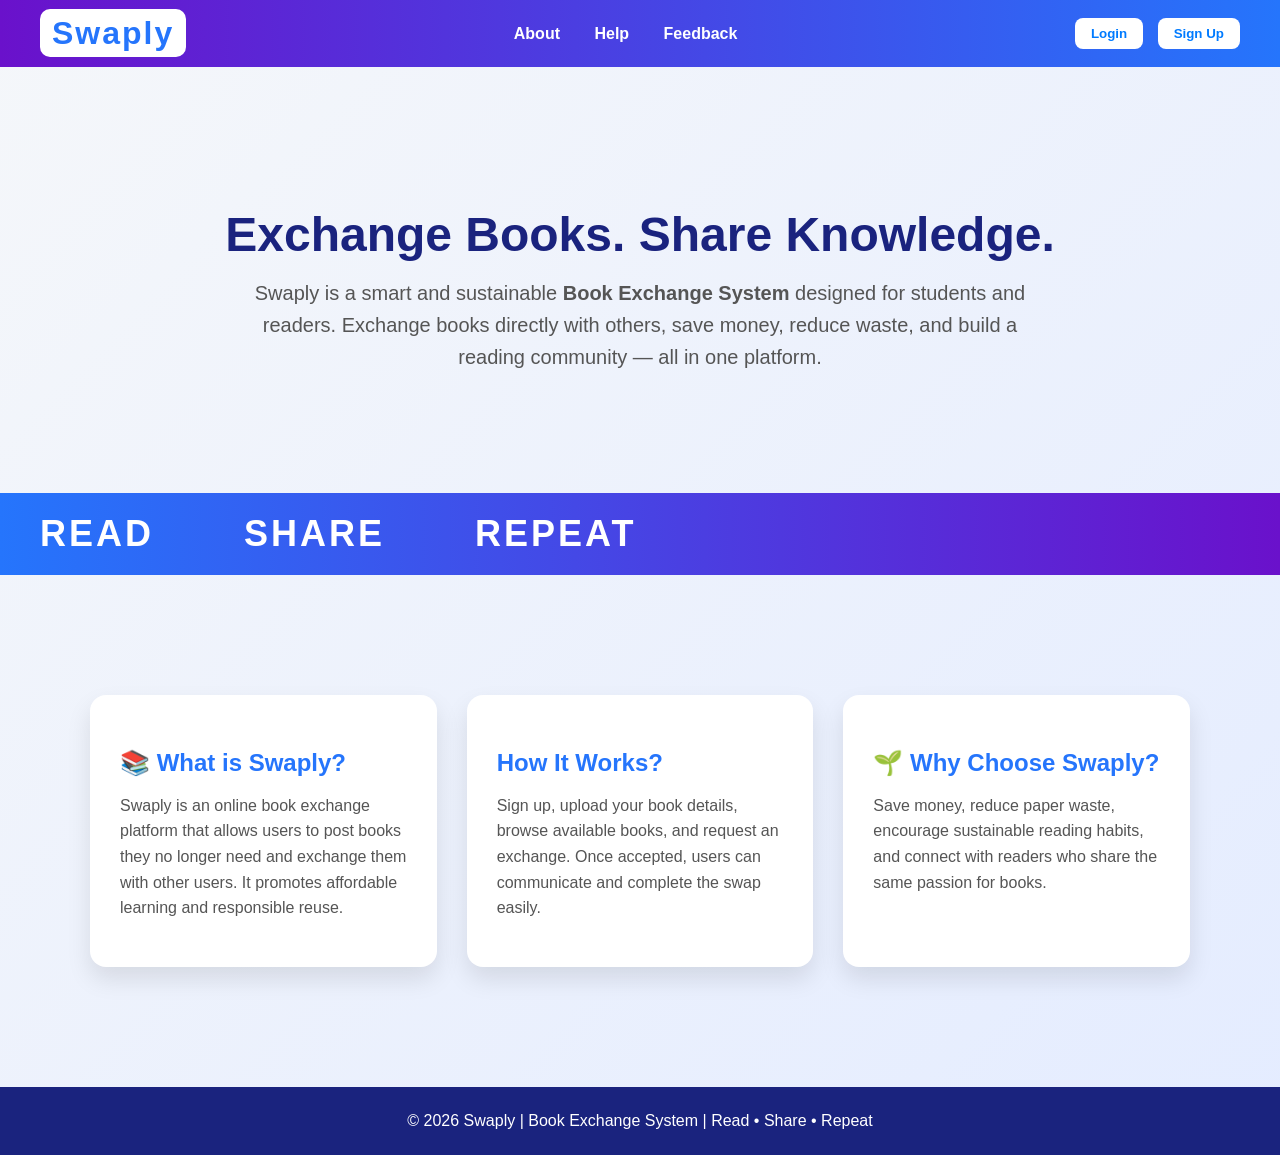
<file: index.html>
<!DOCTYPE html>
<html lang="en">
<head>
  <meta charset="UTF-8">
  <meta name="viewport" content="width=device-width, initial-scale=1.0">
  <title>Swaply | Book Exchange System</title>

  <style>
    /* ------------------ GLOBAL ------------------ */
    body {
      font-family: 'Segoe UI', Arial, sans-serif;
      margin: 0;
      padding: 0;
      background: linear-gradient(135deg, #f5f7fa, #e4ecff);
      color: #333;
      overflow-x: hidden;
    }

    /* ------------------ NAV (DO NOT TOUCH) ------------------ */
    nav {
      display:flex;
      justify-content:space-between;
      align-items:center;
      padding:15px 40px;
      background: linear-gradient(to right, #6a11cb, #2575fc);
      color:white;
      position:sticky;
      top:0;
      z-index:1000;
    }
    .logo  {
      font-size: 32px;
      font-weight: 900;
      letter-spacing: 2px;
    }
    .logo span {
      background: #fff;
      color: #2575fc;
      padding: 6px 12px;
      border-radius: 10px;
    }
    .nav-links a {
      color:white;
      margin:0 15px;
      text-decoration:none;
      font-weight:bold;
    }
    .nav-links a:hover {
      color:#cce7ff;
      text-decoration:underline;
    }
    .auth-buttons button {
      background:white;
      color:#007bff;
      padding:8px 16px;
      border-radius:8px;
      border:none;
      cursor:pointer;
      margin-left:10px;
      font-weight:bold;
    }
    .auth-buttons button:hover {
      background:#28a745;
      color:white;
      transform:scale(1.05);
    }

    /* ------------------ HERO SECTION ------------------ */
    .hero {
      padding: 100px 20px 60px;
      text-align: center;
      animation: fadeIn 1.2s ease-in-out;
    }

    .hero h1 {
      font-size: 48px;
      margin-bottom: 15px;
      color: #1a237e;
    }

    .hero p {
      font-size: 20px;
      max-width: 800px;
      margin: auto;
      line-height: 1.6;
      color: #555;
    }

    /* ------------------ MOVING TEXT ------------------ */
    .moving-text-container {
      margin: 60px 0;
      overflow: hidden;
      white-space: nowrap;
      background: linear-gradient(to right, #2575fc, #6a11cb);
      padding: 20px 0;
    }

    .moving-text {
      display: inline-block;
      font-size: 36px;
      font-weight: bold;
      color: white;
      animation: moveText 12s linear infinite;
    }

    .moving-text span {
      margin: 0 40px;
      letter-spacing: 3px;
    }

    /* ------------------ ABOUT SECTION ------------------ */
    .about {
      max-width: 1100px;
      margin: auto;
      padding: 60px 20px;
      display: grid;
      grid-template-columns: repeat(auto-fit, minmax(280px, 1fr));
      gap: 30px;
    }

    .about-card {
      background: white;
      padding: 30px;
      border-radius: 16px;
      box-shadow: 0 12px 25px rgba(0,0,0,0.1);
      transition: transform 0.3s, box-shadow 0.3s;
    }

    .about-card:hover {
      transform: translateY(-10px);
      box-shadow: 0 18px 35px rgba(0,0,0,0.15);
    }

    .about-card h3 {
      color: #2575fc;
      margin-bottom: 15px;
      font-size: 24px;
    }

    .about-card p {
      line-height: 1.6;
      color: #555;
    }

    /* ------------------ FOOTER ------------------ */
    footer {
      text-align: center;
      padding: 25px;
      background: #1a237e;
      color: white;
      margin-top: 60px;
    }

    /* ------------------ ANIMATIONS ------------------ */
    @keyframes moveText {
      0% { transform: translateX(-165%); }
      100% { transform: translateX(165%); }
    }

    @keyframes fadeIn {
      from { opacity: 0; transform: translateY(20px); }
      to { opacity: 1; transform: translateY(0); }
    }
  </style>
</head>

<body>

  <!-- NAV (UNCHANGED) -->
  <nav>
    <div class="logo"><span>Swaply</span></div>
    <div class="nav-links">
      <a href="about.html">About</a>
      <a href="help.html">Help</a>
      <a href="feedback.html">Feedback</a>
    </div>
    <div class="auth-buttons">
      <button onclick="goToLogin()">Login</button>
      <button onclick="goToSignup()">Sign Up</button>
    </div>
  </nav>

  <!-- HERO -->
  <section class="hero">
    <h1>Exchange Books. Share Knowledge.</h1>
    <p>
      Swaply is a smart and sustainable <b>Book Exchange System</b> designed for students and readers.
      Exchange books directly with others, save money, reduce waste, and build a reading community —
      all in one platform.
    </p>
  </section>

  <!-- MOVING TEXT -->
  <div class="moving-text-container">
    <div class="moving-text">
      <span>READ</span>
      <span>SHARE</span>
      <span>REPEAT</span>
      <span></span>
      <span></span>
      <span></span>
    </div>
  </div>

  <!-- ABOUT SECTION -->
  <section class="about">
    <div class="about-card">
      <h3>📚 What is Swaply?</h3>
      <p>
        Swaply is an online book exchange platform that allows users to post books they no longer need
        and exchange them with other users. It promotes affordable learning and responsible reuse.
      </p>
    </div>

    <div class="about-card">
      <h3> How It Works?</h3>
      <p>
        Sign up, upload your book details, browse available books, and request an exchange.
        Once accepted, users can communicate and complete the swap easily.
      </p>
    </div>

    <div class="about-card">
      <h3>🌱 Why Choose Swaply?</h3>
      <p>
        Save money, reduce paper waste, encourage sustainable reading habits,
        and connect with readers who share the same passion for books.
      </p>
    </div>
  </section>

  <!-- FOOTER -->
  <footer>
    © 2026 Swaply | Book Exchange System | Read • Share • Repeat
  </footer>

  <!-- JS -->
  <script>
    function goToLogin() {
      window.location.href = "login_and_signup_page/login.php";
    }
    function goToSignup() {
      window.location.href = "login_and_signup_page/signup.php";
    }
  </script>

</body>
</html>
</file>
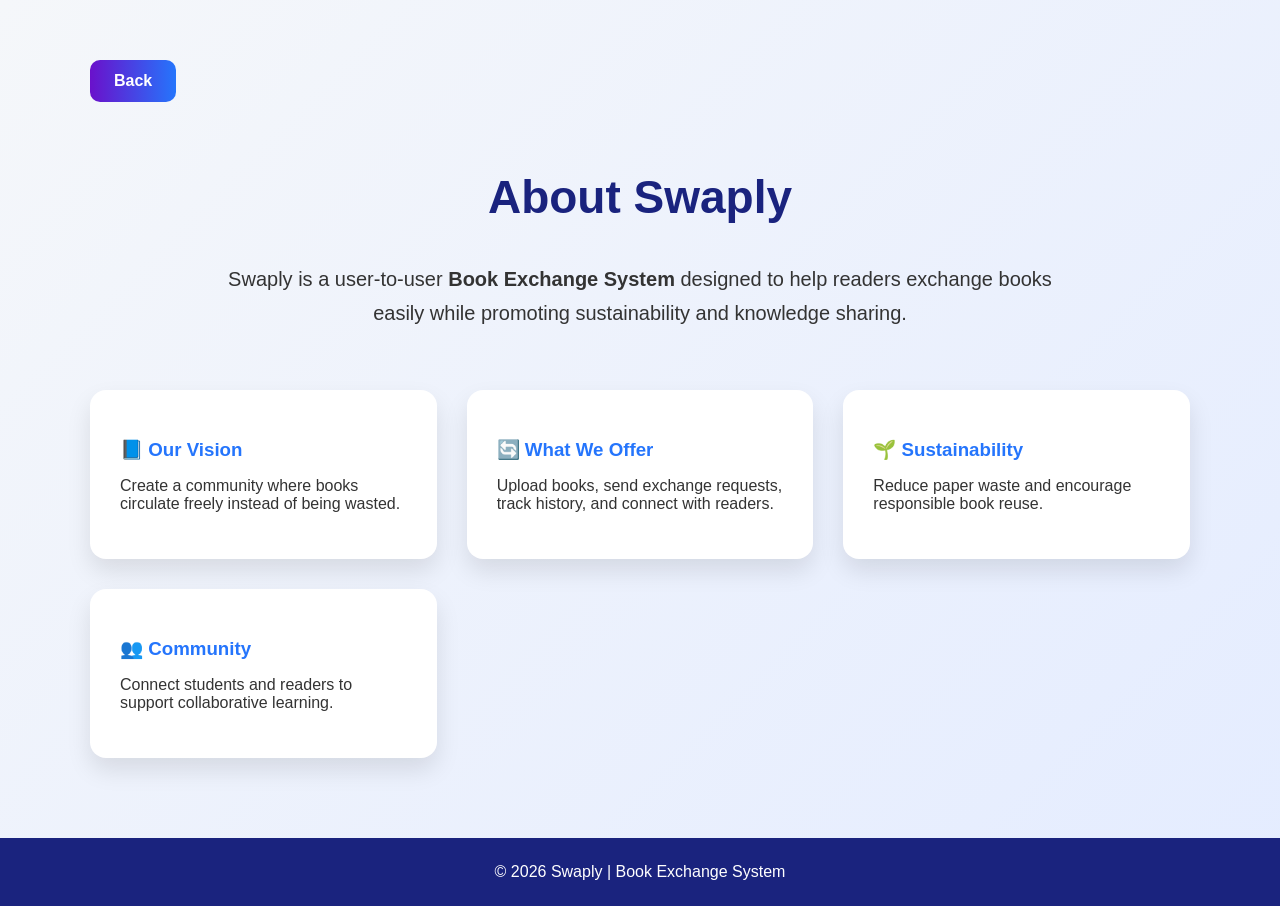
<file: about.html>
<!DOCTYPE html>
<html lang="en">
<head>
<meta charset="UTF-8">
<title>About | Swaply</title>

<style>
body{
  font-family:'Segoe UI', Arial, sans-serif;
  margin:0;
  background:linear-gradient(135deg,#f5f7fa,#e4ecff);
  color:#333;
}
section{
  max-width:1100px;
  margin:auto;
  padding:60px 20px 80px;
}

/* BACK BUTTON */
.back-btn{
  display:inline-block;
  margin-bottom:30px;
  padding:12px 24px;
  background:linear-gradient(to right,#6a11cb,#2575fc);
  color:white;
  border-radius:10px;
  text-decoration:none;
  font-weight:bold;
  transition:0.3s;
}
.back-btn:hover{
  background:linear-gradient(to right,#2575fc,#6a11cb);
  transform:scale(1.05);
}

h1{
  text-align:center;
  font-size:46px;
  color:#1a237e;
}
.intro{
  text-align:center;
  font-size:20px;
  max-width:850px;
  margin:20px auto 60px;
  line-height:1.7;
}
.grid{
  display:grid;
  grid-template-columns:repeat(auto-fit,minmax(280px,1fr));
  gap:30px;
}
.card{
  background:white;
  padding:30px;
  border-radius:16px;
  box-shadow:0 12px 25px rgba(0,0,0,0.1);
  transition:0.3s;
}
.card:hover{
  transform:translateY(-10px);
}
.card h3{
  color:#2575fc;
  margin-bottom:15px;
}
footer{
  background:#1a237e;
  color:white;
  text-align:center;
  padding:25px;
}
</style>
</head>

<body>

<section>

  <!-- BACK BUTTON -->
  <a href="index.html" class="back-btn">Back</a>

  <h1>About Swaply</h1>
  <p class="intro">
    Swaply is a user-to-user <b>Book Exchange System</b> designed to help readers
    exchange books easily while promoting sustainability and knowledge sharing.
  </p>

  <div class="grid">
    <div class="card">
      <h3>📘 Our Vision</h3>
      <p>Create a community where books circulate freely instead of being wasted.</p>
    </div>

    <div class="card">
      <h3>🔄 What We Offer</h3>
      <p>Upload books, send exchange requests, track history, and connect with readers.</p>
    </div>

    <div class="card">
      <h3>🌱 Sustainability</h3>
      <p>Reduce paper waste and encourage responsible book reuse.</p>
    </div>

    <div class="card">
      <h3>👥 Community</h3>
      <p>Connect students and readers to support collaborative learning.</p>
    </div>
  </div>
</section>

<footer>
  © 2026 Swaply | Book Exchange System
</footer>

</body>
</html>
</file>
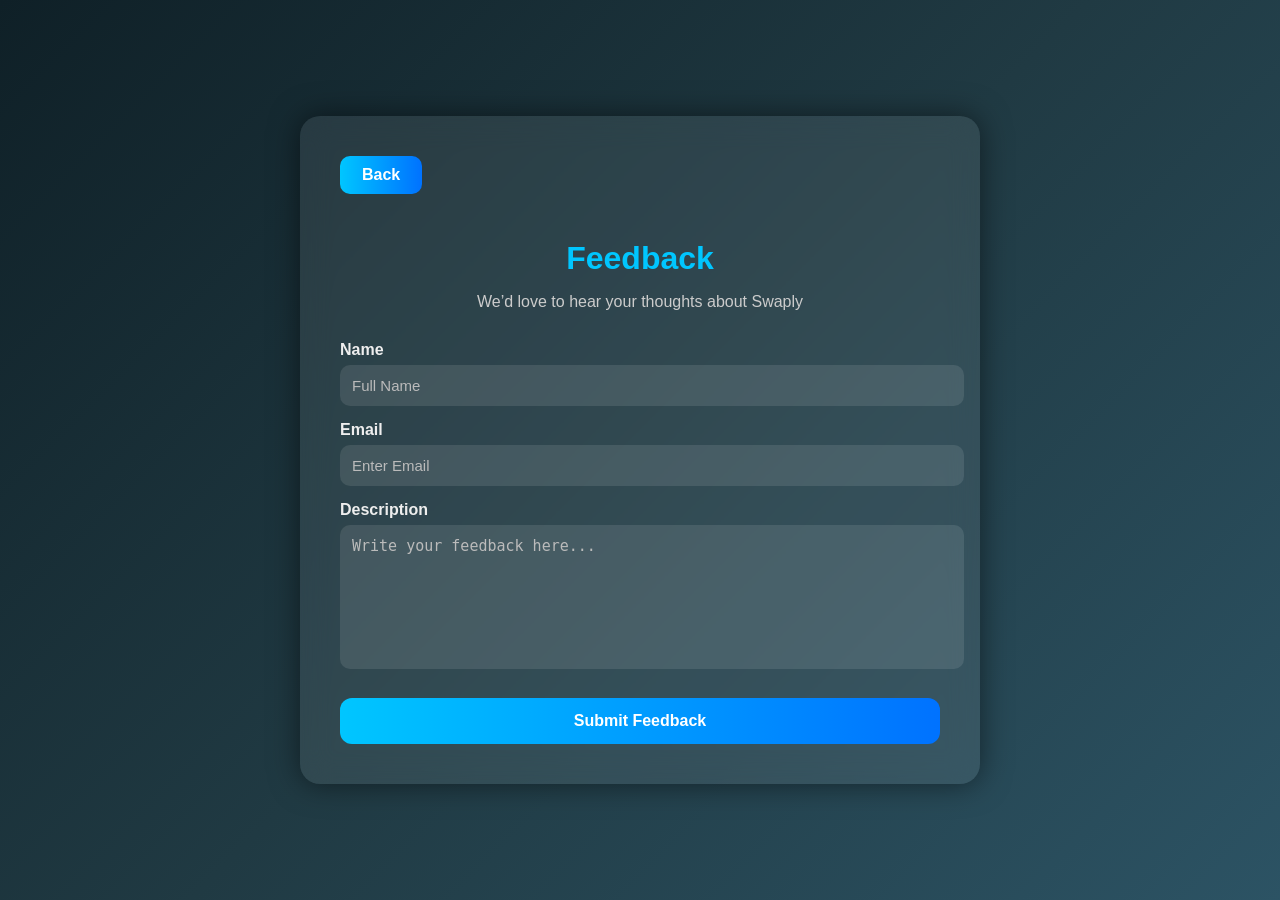
<file: feedback.html>
<!doctype html>
<html lang="en">
<head>
  <meta charset="UTF-8" />
  <title>Feedback | Swaply</title>

  <style>
    /* ----------- GLOBAL ----------- */
    body {
      font-family: "Segoe UI", Arial, sans-serif;
      margin: 0;
      background: linear-gradient(135deg, #0f2027, #203a43, #2c5364);
      color: #eee;
      display: flex;
      justify-content: center;
      align-items: center;
      min-height: 100vh;
    }

    /* ----------- CONTAINER ----------- */
    .container {
      width: 90%;
      max-width: 600px;
      background: rgba(255, 255, 255, 0.08);
      backdrop-filter: blur(15px);
      padding: 40px;
      border-radius: 20px;
      box-shadow: 0 0 30px rgba(0, 0, 0, 0.5);
      animation: fadeIn 0.8s ease-in-out;
    }

    /* ----------- BACK BUTTON ----------- */
    .back-btn {
      display: inline-block;
      margin-bottom: 25px;
      padding: 10px 22px;
      background: linear-gradient(to right, #00c6ff, #0072ff);
      color: white;
      border-radius: 10px;
      text-decoration: none;
      font-weight: bold;
      transition: 0.3s;
    }
    .back-btn:hover {
      transform: scale(1.08);
      box-shadow: 0 0 10px #00c6ff;
    }

    /* ----------- HEADINGS ----------- */
    h1 {
      text-align: center;
      color: #00c6ff;
      margin-bottom: 10px;
    }
    p {
      text-align: center;
      margin-bottom: 30px;
      color: #ccc;
    }

    /* ----------- FORM ----------- */
    label {
      font-weight: bold;
      display: block;
      margin: 15px 0 6px;
    }

    input,
    textarea {
      width: 100%;
      padding: 12px;
      border-radius: 10px;
      border: none;
      outline: none;
      font-size: 15px;
      background: rgba(255, 255, 255, 0.1);
      color: white;
      transition: 0.3s;
    }

    input::placeholder,
    textarea::placeholder {
      color: #bbb;
    }

    input:focus,
    textarea:focus {
      box-shadow: 0 0 10px #00c6ff;
      background: rgba(255, 255, 255, 0.15);
    }

    textarea {
      resize: none;
      height: 120px;
    }

    /* ----------- BUTTON ----------- */
    button {
      width: 100%;
      margin-top: 25px;
      padding: 14px;
      border: none;
      border-radius: 12px;
      background: linear-gradient(to right, #00c6ff, #0072ff);
      color: white;
      font-size: 16px;
      font-weight: bold;
      cursor: pointer;
      transition: 0.3s;
    }

    button:hover {
      transform: scale(1.05);
      box-shadow: 0 0 15px #00c6ff;
    }

    /* ----------- THANK YOU MESSAGE ----------- */
    .thank-you {
      display: none;
      text-align: center;
      font-size: 22px;
      color: #00ffcc;
      animation: fadeIn 0.8s ease-in-out;
    }

    /* ----------- ANIMATION ----------- */
    @keyframes fadeIn {
      from {
        opacity: 0;
        transform: translateY(20px);
      }
      to {
        opacity: 1;
        transform: translateY(0);
      }
    }

    /* ----------- RESPONSIVE ----------- */
    @media (max-width: 480px) {
      .container {
        padding: 25px;
      }

      h1 {
        font-size: 24px;
      }

      p {
        font-size: 14px;
      }
    }
  </style>
</head>

<body>

  <div class="container">
    <!-- BACK BUTTON -->
    <a href="index.html" class="back-btn">Back</a>

    <!-- FORM -->
    <div id="formBox">
      <h1>Feedback</h1>
      <p>We’d love to hear your thoughts about Swaply</p>

      <form onsubmit="submitFeedback(event)">
        <label>Name</label>
        <input type="text" placeholder="Full Name" required />

        <label>Email</label>
        <input type="email" placeholder="Enter Email" required />

        <label>Description</label>
        <textarea placeholder="Write your feedback here..." required></textarea>

        <button type="submit">Submit Feedback</button>
      </form>
    </div>

    <!-- THANK YOU MESSAGE -->
    <div id="thankYou" class="thank-you">
      🙏 Thanks for your feedback! <br />
      Redirecting to home page...
    </div>
  </div>

  <script>
    function submitFeedback(e) {
      e.preventDefault();

      document.getElementById("formBox").style.display = "none";
      document.getElementById("thankYou").style.display = "block";

      setTimeout(() => {
        window.location.href = "index.html";
      }, 3000);
    }
  </script>

</body>
</html>
</file>
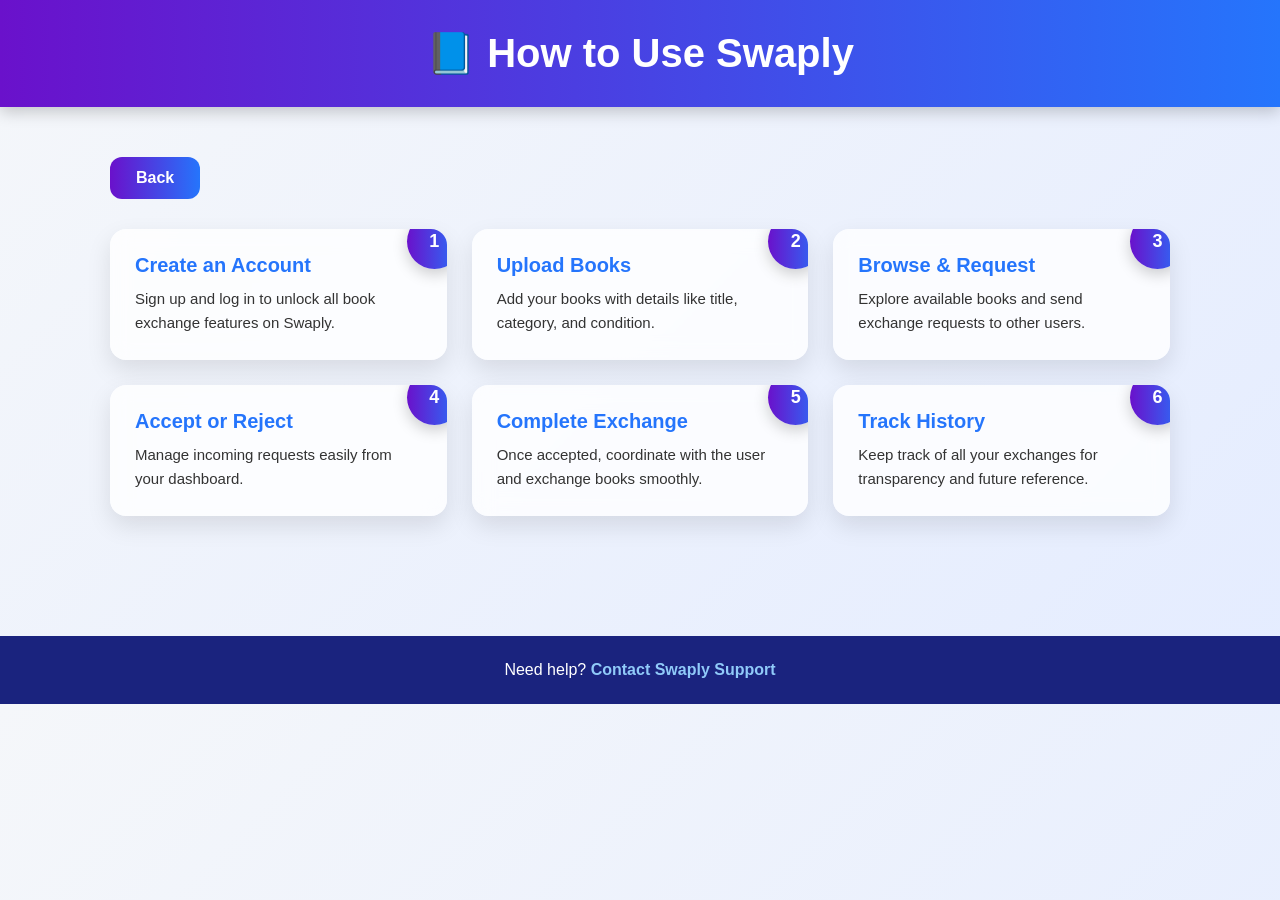
<file: help.html>
<!DOCTYPE html>
<html lang="en">
<head>
<meta charset="UTF-8">
<title>Help | Swaply</title>

<style>
*{
  margin:0;
  padding:0;
  box-sizing:border-box;
}

body{
  font-family:'Segoe UI', Arial, sans-serif;
  background:linear-gradient(135deg,#f5f7fa,#e4ecff);
  color:#333;
}

/* HEADER */
header{
  background:linear-gradient(to right,#6a11cb,#2575fc);
  color:white;
  text-align:center;
  padding:30px 20px;
  box-shadow:0 5px 15px rgba(0,0,0,0.2);
}
header h1{
  font-size:40px;
}

/* SECTION */
section{
  max-width:1100px;
  margin:auto;
  padding:50px 20px 80px;
}

/* BACK BUTTON */
.back-btn{
  display:inline-block;
  margin-bottom:30px;
  padding:12px 26px;
  background:linear-gradient(to right,#6a11cb,#2575fc);
  color:white;
  border-radius:12px;
  text-decoration:none;
  font-weight:bold;
  transition:0.3s;
}
.back-btn:hover{
  background:linear-gradient(to right,#2575fc,#6a11cb);
  transform:scale(1.07);
  box-shadow:0 5px 15px rgba(0,0,0,0.2);
}

/* GRID LAYOUT */
.steps-container{
  display:grid;
  grid-template-columns:repeat(auto-fit,minmax(280px,1fr));
  gap:25px;
}

/* STEP CARD */
.step{
  background:rgba(255,255,255,0.8);
  backdrop-filter:blur(10px);
  padding:25px;
  border-radius:16px;
  box-shadow:0 10px 25px rgba(0,0,0,0.1);
  transition:0.3s;
  position:relative;
  overflow:hidden;
}

/* HOVER EFFECT */
.step:hover{
  transform:translateY(-8px) scale(1.02);
  box-shadow:0 15px 35px rgba(0,0,0,0.2);
}

/* NUMBER BADGE */
.step::before{
  content:attr(data-step);
  position:absolute;
  top:-15px;
  right:-15px;
  background:linear-gradient(to right,#6a11cb,#2575fc);
  color:white;
  width:55px;
  height:55px;
  border-radius:50%;
  display:flex;
  align-items:center;
  justify-content:center;
  font-weight:bold;
  font-size:18px;
  box-shadow:0 5px 15px rgba(0,0,0,0.2);
}

/* TEXT */
.step h3{
  color:#2575fc;
  margin-bottom:10px;
  font-size:20px;
}

.step p{
  line-height:1.6;
  font-size:15px;
}

/* FOOTER */
footer{
  background:#1a237e;
  color:white;
  text-align:center;
  padding:25px;
  margin-top:40px;
}

footer a{
  color:#90caf9;
  text-decoration:none;
  font-weight:bold;
}
footer a:hover{
  text-decoration:underline;
}
</style>
</head>

<body>

<header>
  <h1>📘 How to Use Swaply</h1>
</header>

<section>

  <!-- BACK BUTTON -->
  <a href="index.html" class="back-btn"> Back</a>

  <div class="steps-container">

    <div class="step" data-step="1">
      <h3>Create an Account</h3>
      <p>Sign up and log in to unlock all book exchange features on Swaply.</p>
    </div>

    <div class="step" data-step="2">
      <h3>Upload Books</h3>
      <p>Add your books with details like title, category, and condition.</p>
    </div>

    <div class="step" data-step="3">
      <h3>Browse & Request</h3>
      <p>Explore available books and send exchange requests to other users.</p>
    </div>

    <div class="step" data-step="4">
      <h3>Accept or Reject</h3>
      <p>Manage incoming requests easily from your dashboard.</p>
    </div>

    <div class="step" data-step="5">
      <h3>Complete Exchange</h3>
      <p>Once accepted, coordinate with the user and exchange books smoothly.</p>
    </div>

    <div class="step" data-step="6">
      <h3>Track History</h3>
      <p>Keep track of all your exchanges for transparency and future reference.</p>
    </div>

  </div>

</section>

<footer>
  Need help? <a href="support">Contact Swaply Support</a>
</footer>

</body>
</html>
</file>
